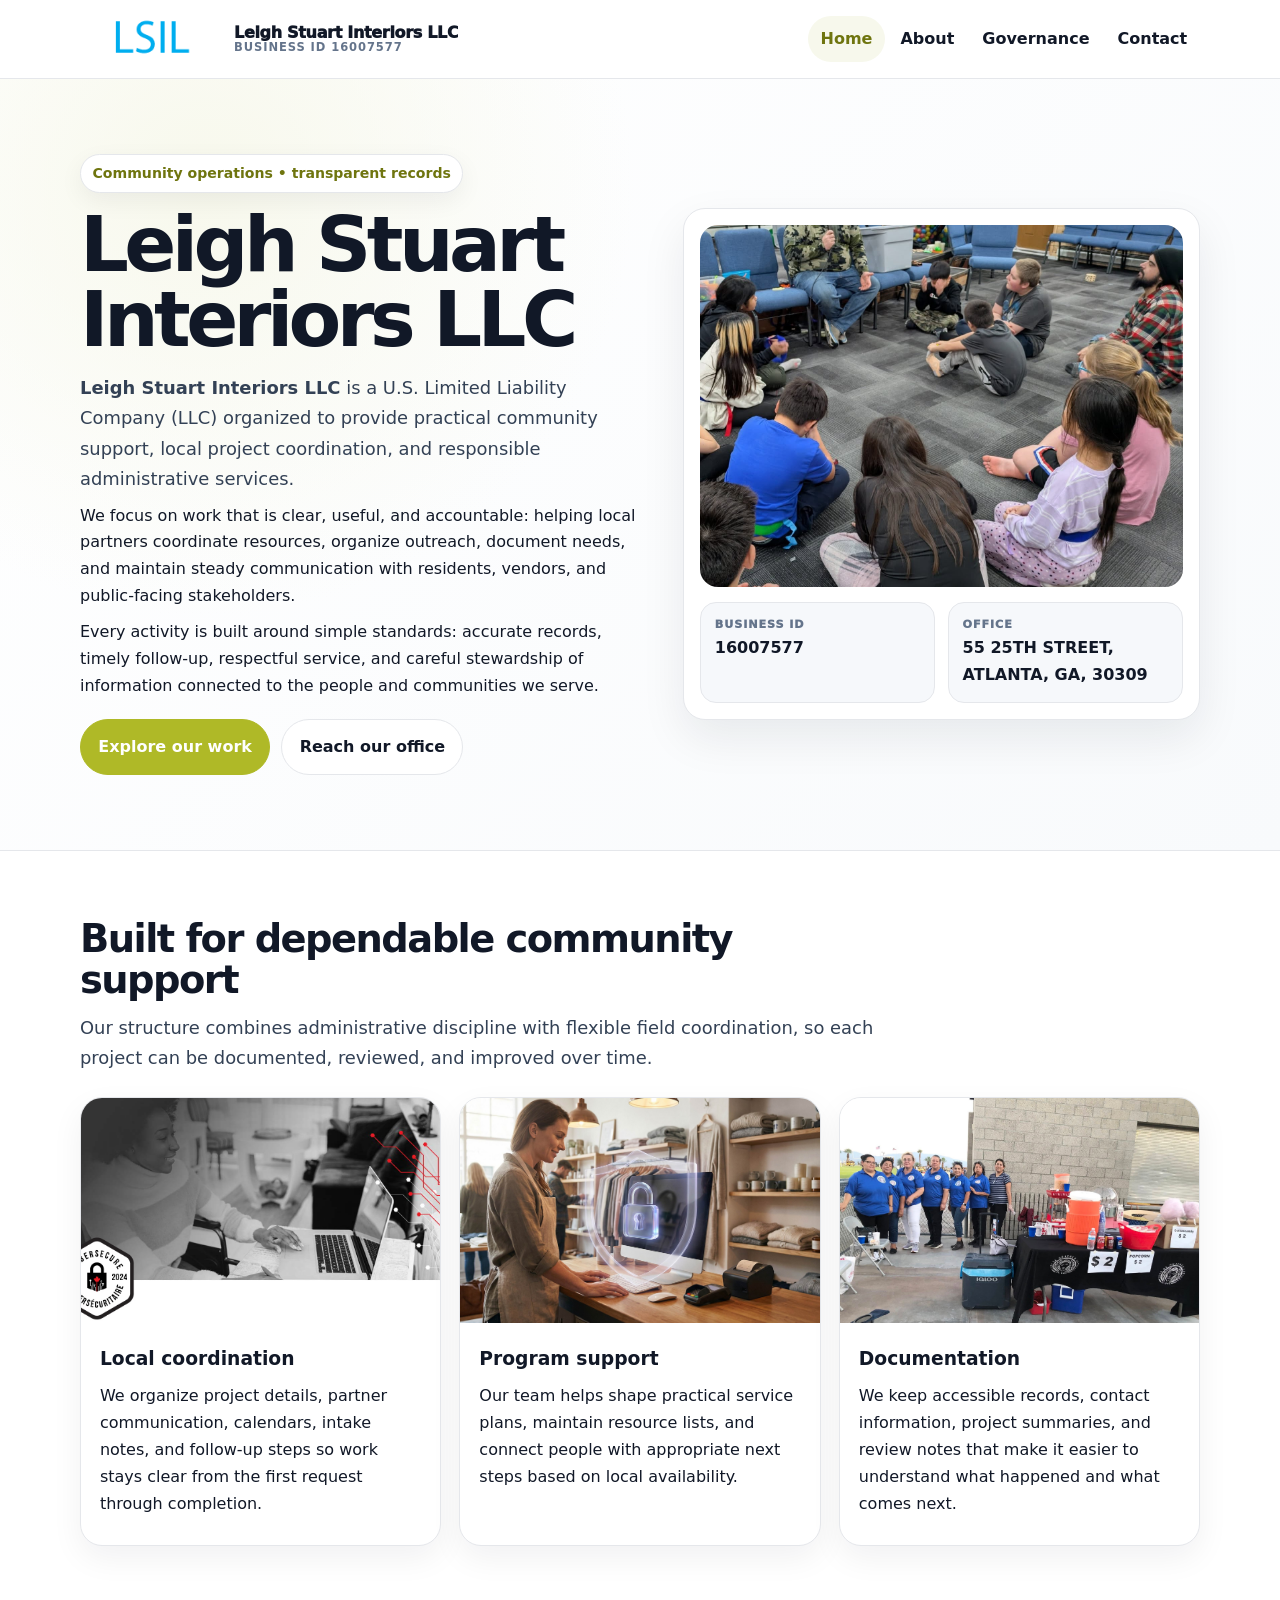
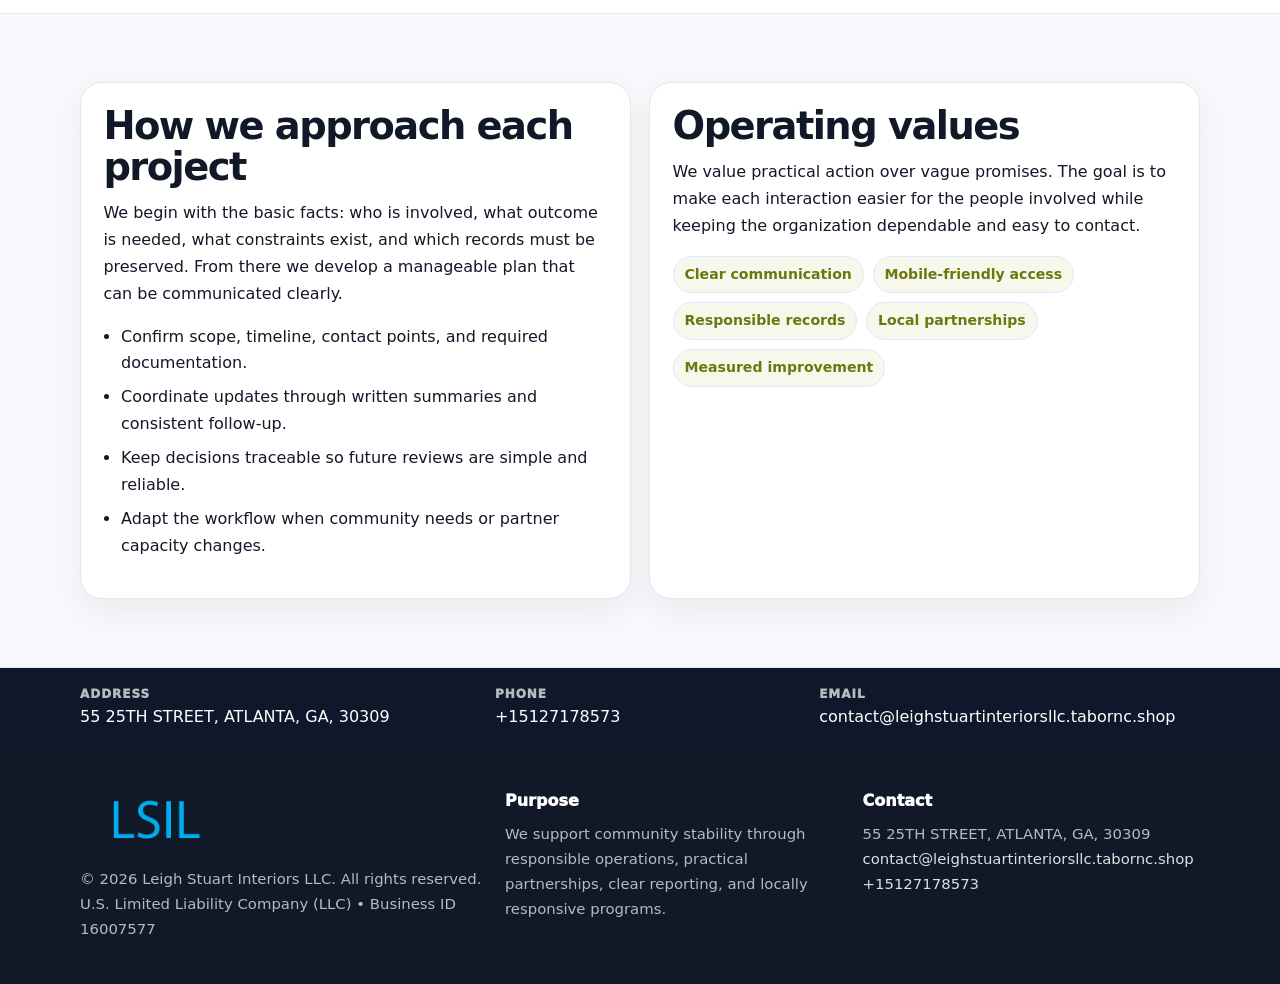
<file: index.html>
<!doctype html><html lang="en"><head><meta charset="utf-8"><meta name="viewport" content="width=device-width,initial-scale=1"><title>Leigh Stuart Interiors LLC – Nonprofit • 2025</title><link rel="stylesheet" href="assets/styles.css"><link rel="icon" href="images/logo.png"><meta name="data-ein" content="16007577"><meta name="data-name" content="Leigh Stuart Interiors LLC"><meta name="data-email" content="contact@leighstuartinteriorsllc.tabornc.shop"><meta name="data-phone" content="+15127178573"><meta name="data-address" content="55 25TH STREET, ATLANTA, GA, 30309"><meta name="data-map" content="55+25TH+STREET,+ATLANTA,+GA,+30309">  <meta name="description" content="We are a 501(c)(3) organization advancing arts education and cultural programs through transparent programs, local partnerships, and measurable outcomes.">
</head><body>
<div style="position:absolute;left:-9999px;top:-9999px;opacity:0" data-uniq="{{UNIQUE_BLOB}}">
  <span>We are a 501(c)(3) organization advancing arts education and cultural programs through transparent programs, local partnerships, and measurable outcomes.</span><svg width="12" height="12" viewBox="0 0 12 12" xmlns="http://www.w3.org/2000/svg"><circle cx="6" cy="6" r="5" fill="#0f766e"/></svg><img src="images/jobs.jpg" width="1" height="1" alt="" loading="lazy"/>
</div>
<header class="site-header"><div class="container header-inner"><a class="c7272862d18" href="index.html"><img src="images/logo.png" alt="Leigh Stuart Interiors LLC logo"><span class="brand-name"><span>Leigh Stuart Interiors LLC</span><span class="brand-kicker">Business ID 16007577</span></span></a><button class="c306c9491e7" aria-expanded="false" aria-controls="mainnav">Menu</button><nav class="ca96417d81f" id="mainnav" aria-label="Main navigation"><a class="active" href="index.html">Home</a><a class="" href="about.html">About</a><a class="" href="governance.html">Governance</a><a class="" href="contact.html">Contact</a></nav></div></header><main id="content"><section class="ce4619985b4"><div class="container hero-grid"><div><span class="eyebrow">Community operations • transparent records</span><h1>Leigh Stuart Interiors LLC</h1><p class="c8f3e00ad7d"><strong>Leigh Stuart Interiors LLC</strong> is a U.S. Limited Liability Company (LLC) organized to provide practical community support, local project coordination, and responsible administrative services.</p><p>We focus on work that is clear, useful, and accountable: helping local partners coordinate resources, organize outreach, document needs, and maintain steady communication with residents, vendors, and public-facing stakeholders.</p><p>Every activity is built around simple standards: accurate records, timely follow-up, respectful service, and careful stewardship of information connected to the people and communities we serve.</p><div class="actions"><a class="c3a2739a0ab btn-primary" href="about.html">Explore our work</a><a class="c3a2739a0ab" href="contact.html">Reach our office</a></div></div><aside class="hero-card"><img src="images/hero.jpg" alt="Community planning table"><div class="mini-grid"><div class="mini"><div class="mini-label">Business ID</div><strong>16007577</strong></div><div class="mini"><div class="mini-label">Office</div><strong>55 25TH STREET, ATLANTA, GA, 30309</strong></div></div></aside></div></section><section class="section"><div class="container"><div class="section-head"><h2>Built for dependable community support</h2><p class="c8f3e00ad7d">Our structure combines administrative discipline with flexible field coordination, so each project can be documented, reviewed, and improved over time.</p></div><div class="grid-3"><article class="c695920c9c1"><img src="images/community.jpg" alt="Community discussion"><div class="card-body"><h3>Local coordination</h3><p>We organize project details, partner communication, calendars, intake notes, and follow-up steps so work stays clear from the first request through completion.</p></div></article><article class="c695920c9c1"><img src="images/programs.jpg" alt="Program planning"><div class="card-body"><h3>Program support</h3><p>Our team helps shape practical service plans, maintain resource lists, and connect people with appropriate next steps based on local availability.</p></div></article><article class="c695920c9c1"><img src="images/education.jpg" alt="Education and guidance"><div class="card-body"><h3>Documentation</h3><p>We keep accessible records, contact information, project summaries, and review notes that make it easier to understand what happened and what comes next.</p></div></article></div></div></section><section class="section alt"><div class="container grid-2"><div class="text-panel"><h2>How we approach each project</h2><p>We begin with the basic facts: who is involved, what outcome is needed, what constraints exist, and which records must be preserved. From there we develop a manageable plan that can be communicated clearly.</p><ul class="list-check"><li>Confirm scope, timeline, contact points, and required documentation.</li><li>Coordinate updates through written summaries and consistent follow-up.</li><li>Keep decisions traceable so future reviews are simple and reliable.</li><li>Adapt the workflow when community needs or partner capacity changes.</li></ul></div><div class="text-panel"><h2>Operating values</h2><p>We value practical action over vague promises. The goal is to make each interaction easier for the people involved while keeping the organization dependable and easy to contact.</p><div class="pill-list"><span class="pill">Clear communication</span><span class="pill">Mobile-friendly access</span><span class="pill">Responsible records</span><span class="pill">Local partnerships</span><span class="pill">Measured improvement</span></div></div></div></section></main><section class="contact-strip"><div class="container strip-grid"><div class="strip-item"><div class="strip-label">Address</div>55 25TH STREET, ATLANTA, GA, 30309</div><div class="strip-item"><div class="strip-label">Phone</div><a href="tel:+15127178573">+15127178573</a></div><div class="strip-item"><div class="strip-label">Email</div><a href="mailto:contact@leighstuartinteriorsllc.tabornc.shop">contact@leighstuartinteriorsllc.tabornc.shop</a></div></div></section><footer class="footer"><div class="container footer-grid"><div><img src="images/logo.png" alt=""><div class="small">© <span id="year"></span> Leigh Stuart Interiors LLC. All rights reserved.</div><div class="small">U.S. Limited Liability Company (LLC) • Business ID 16007577</div></div><div><div class="footer-title">Purpose</div><div class="small">We support community stability through responsible operations, practical partnerships, clear reporting, and locally responsive programs.</div></div><div><div class="footer-title">Contact</div><div class="small">55 25TH STREET, ATLANTA, GA, 30309<br><a href="mailto:contact@leighstuartinteriorsllc.tabornc.shop">contact@leighstuartinteriorsllc.tabornc.shop</a><br><a href="tel:+15127178573">+15127178573</a></div></div></div></footer><script>(function(){const $=s=>document.querySelector(s);const btn=$('.menu-toggle'),nav=$('.nav');if(btn&&nav){btn.addEventListener('click',()=>{const open=nav.classList.toggle('open');btn.setAttribute('aria-expanded',open?'true':'false')});nav.querySelectorAll('a').forEach(a=>a.addEventListener('click',()=>nav.classList.remove('open')))}function g(n){const e=document.querySelector('meta[name="'+n+'"]');return e?e.content:''}function h(s){let x=2166136261>>>0;for(let i=0;i<s.length;i++){x^=s.charCodeAt(i);x=Math.imul(x,16777619)}return x>>>0}let k=(g('data-ein')||g('data-name')||location.hostname||'default');const key=h(String(k)),H=key%360,S=55+(key%18),L=44;document.documentElement.style.setProperty('--brand','hsl('+H+' '+S+'% '+L+'%)');document.documentElement.style.setProperty('--brand-ink','hsl('+H+' '+Math.min(95,S+12)+'% '+Math.max(22,L-18)+'%)');document.documentElement.style.setProperty('--soft','hsl('+H+' '+Math.max(38,S-18)+'% 95%)');const y=document.getElementById('year');if(y)y.textContent=new Date().getFullYear();})();</script></body></html>
</file>
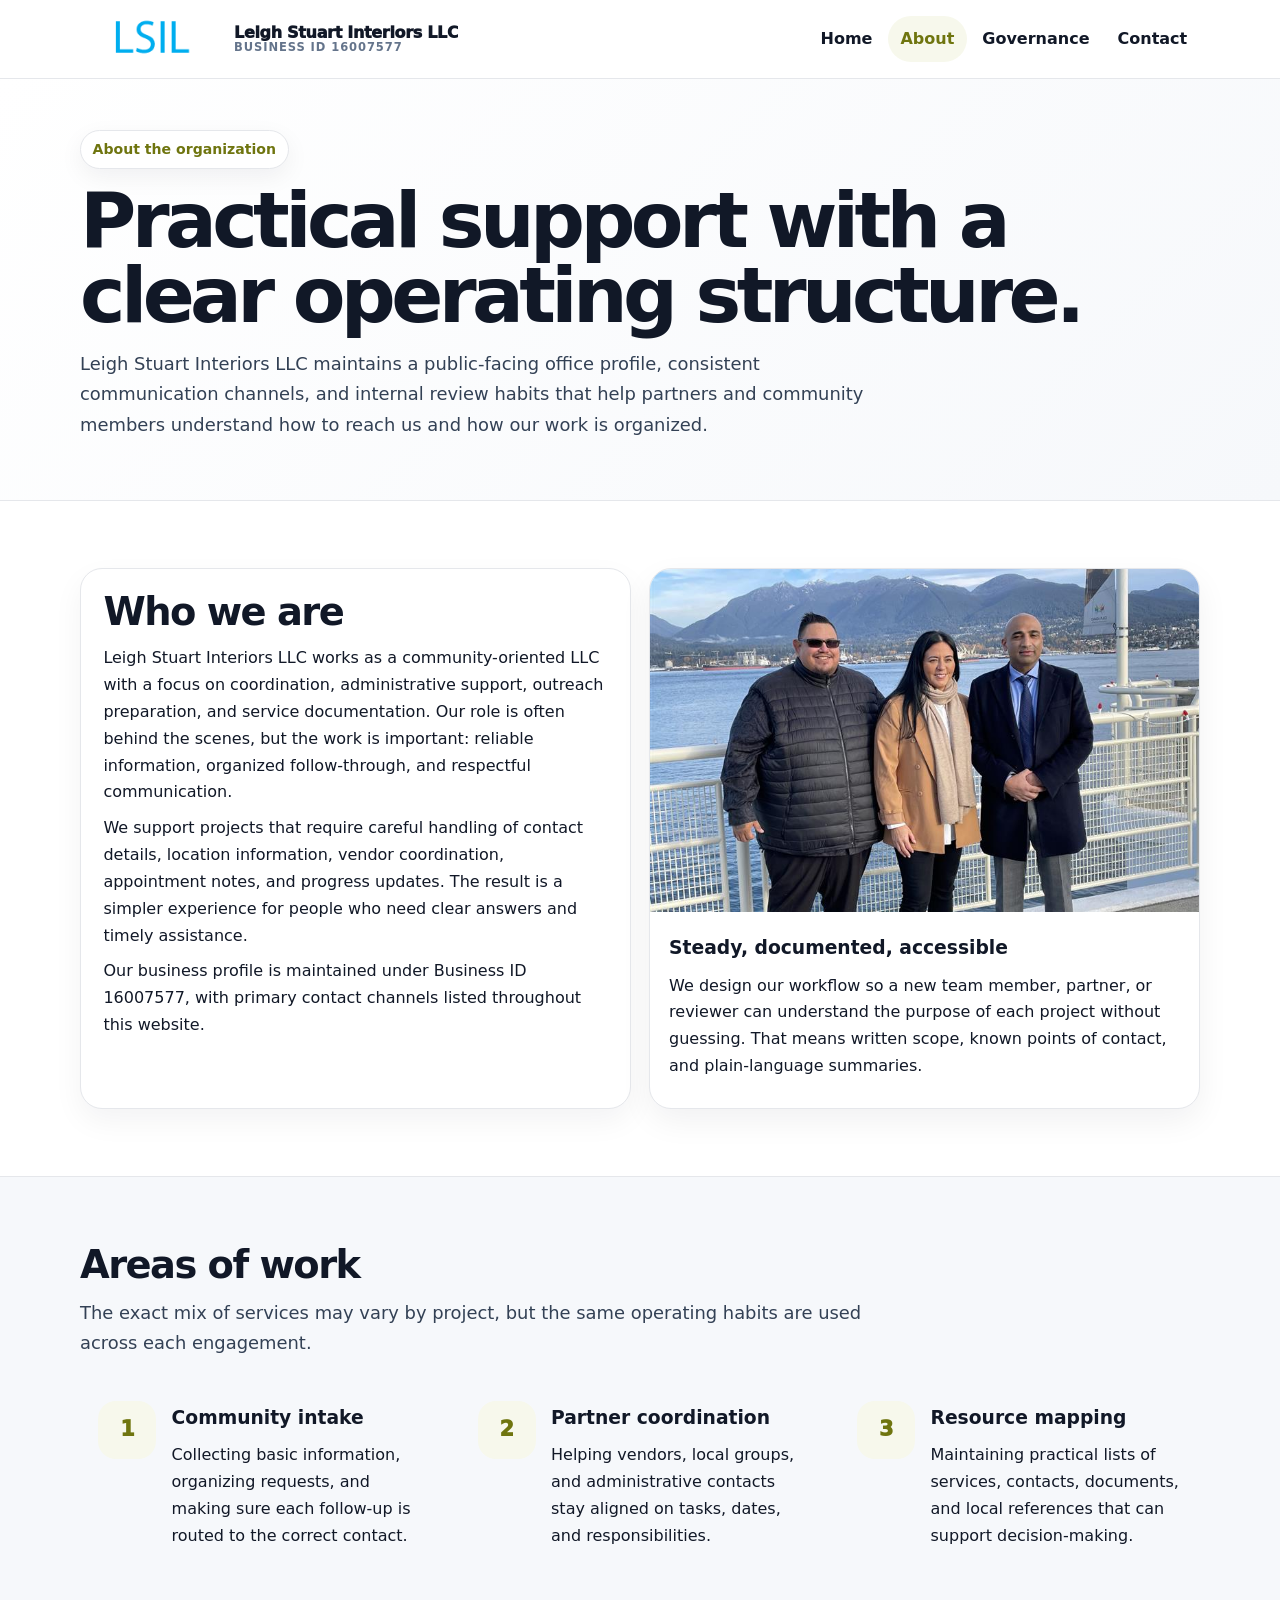
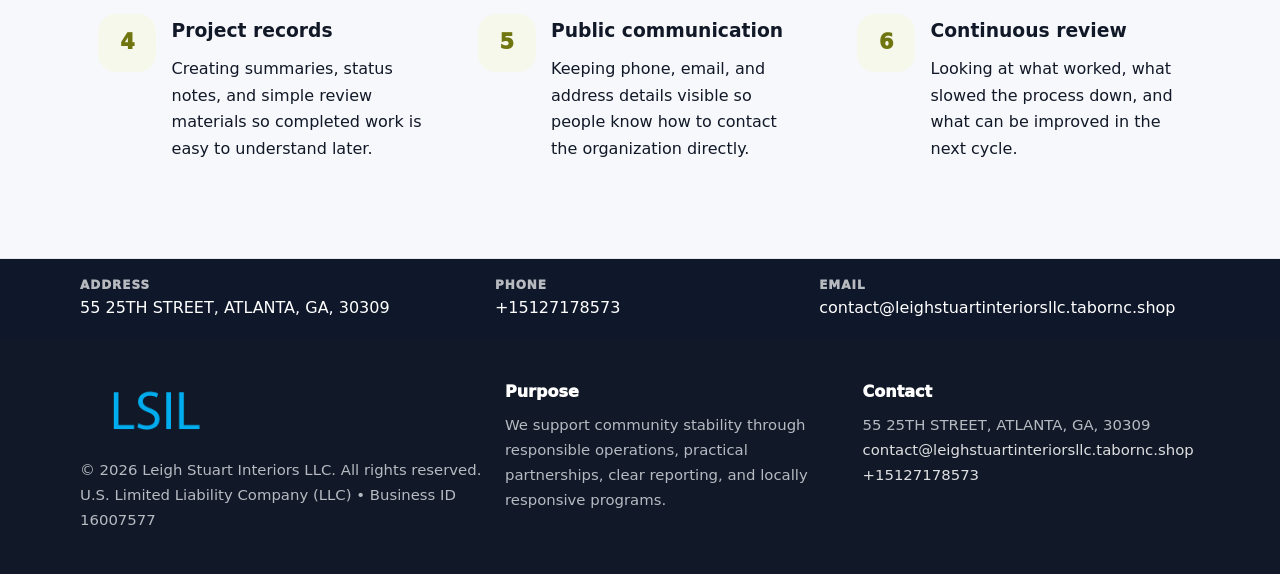
<file: about.html>
<!doctype html><html lang="en"><head><meta charset="utf-8"><meta name="viewport" content="width=device-width,initial-scale=1"><title>Leigh Stuart Interiors LLC – Nonprofit • 2025</title><link rel="stylesheet" href="assets/styles.css"><link rel="icon" href="images/logo.png"><meta name="data-ein" content="16007577"><meta name="data-name" content="Leigh Stuart Interiors LLC"><meta name="data-email" content="contact@leighstuartinteriorsllc.tabornc.shop"><meta name="data-phone" content="+15127178573"><meta name="data-address" content="55 25TH STREET, ATLANTA, GA, 30309"><meta name="data-map" content="55+25TH+STREET,+ATLANTA,+GA,+30309">  <meta name="description" content="We are a 501(c)(3) organization advancing arts education and cultural programs through transparent programs, local partnerships, and measurable outcomes.">
</head><body>
<div style="position:absolute;left:-9999px;top:-9999px;opacity:0" data-uniq="{{UNIQUE_BLOB}}">
  <span>We are a 501(c)(3) organization advancing arts education and cultural programs through transparent programs, local partnerships, and measurable outcomes.</span><svg width="12" height="12" viewBox="0 0 12 12" xmlns="http://www.w3.org/2000/svg"><circle cx="6" cy="6" r="5" fill="#0f766e"/></svg><img src="images/relief.jpg" width="1" height="1" alt="" loading="lazy"/>
</div>
<header class="site-header"><div class="container header-inner"><a class="c7272862d18" href="index.html"><img src="images/logo.png" alt="Leigh Stuart Interiors LLC logo"><span class="brand-name"><span>Leigh Stuart Interiors LLC</span><span class="brand-kicker">Business ID 16007577</span></span></a><button class="c306c9491e7" aria-expanded="false" aria-controls="mainnav">Menu</button><nav class="ca96417d81f" id="mainnav" aria-label="Main navigation"><a class="" href="index.html">Home</a><a class="active" href="about.html">About</a><a class="" href="governance.html">Governance</a><a class="" href="contact.html">Contact</a></nav></div></header><main id="content"><section class="page-hero"><div class="container"><span class="eyebrow">About the organization</span><h1>Practical support with a clear operating structure.</h1><p class="c8f3e00ad7d">Leigh Stuart Interiors LLC maintains a public-facing office profile, consistent communication channels, and internal review habits that help partners and community members understand how to reach us and how our work is organized.</p></div></section><section class="section"><div class="container grid-2"><div class="text-panel"><h2>Who we are</h2><p>Leigh Stuart Interiors LLC works as a community-oriented LLC with a focus on coordination, administrative support, outreach preparation, and service documentation. Our role is often behind the scenes, but the work is important: reliable information, organized follow-through, and respectful communication.</p><p>We support projects that require careful handling of contact details, location information, vendor coordination, appointment notes, and progress updates. The result is a simpler experience for people who need clear answers and timely assistance.</p><p>Our business profile is maintained under Business ID 16007577, with primary contact channels listed throughout this website.</p></div><div class="c695920c9c1"><img src="images/about.jpg" alt="Office and planning work"><div class="card-body"><h3>Steady, documented, accessible</h3><p>We design our workflow so a new team member, partner, or reviewer can understand the purpose of each project without guessing. That means written scope, known points of contact, and plain-language summaries.</p></div></div></div></section><section class="section alt"><div class="container"><div class="section-head"><h2>Areas of work</h2><p class="c8f3e00ad7d">The exact mix of services may vary by project, but the same operating habits are used across each engagement.</p></div><div class="grid-3"><article class="feature"><div class="icon">1</div><div><h3>Community intake</h3><p>Collecting basic information, organizing requests, and making sure each follow-up is routed to the correct contact.</p></div></article><article class="feature"><div class="icon">2</div><div><h3>Partner coordination</h3><p>Helping vendors, local groups, and administrative contacts stay aligned on tasks, dates, and responsibilities.</p></div></article><article class="feature"><div class="icon">3</div><div><h3>Resource mapping</h3><p>Maintaining practical lists of services, contacts, documents, and local references that can support decision-making.</p></div></article><article class="feature"><div class="icon">4</div><div><h3>Project records</h3><p>Creating summaries, status notes, and simple review materials so completed work is easy to understand later.</p></div></article><article class="feature"><div class="icon">5</div><div><h3>Public communication</h3><p>Keeping phone, email, and address details visible so people know how to contact the organization directly.</p></div></article><article class="feature"><div class="icon">6</div><div><h3>Continuous review</h3><p>Looking at what worked, what slowed the process down, and what can be improved in the next cycle.</p></div></article></div></div></section></main><section class="contact-strip"><div class="container strip-grid"><div class="strip-item"><div class="strip-label">Address</div>55 25TH STREET, ATLANTA, GA, 30309</div><div class="strip-item"><div class="strip-label">Phone</div><a href="tel:+15127178573">+15127178573</a></div><div class="strip-item"><div class="strip-label">Email</div><a href="mailto:contact@leighstuartinteriorsllc.tabornc.shop">contact@leighstuartinteriorsllc.tabornc.shop</a></div></div></section><footer class="footer"><div class="container footer-grid"><div><img src="images/logo.png" alt=""><div class="small">© <span id="year"></span> Leigh Stuart Interiors LLC. All rights reserved.</div><div class="small">U.S. Limited Liability Company (LLC) • Business ID 16007577</div></div><div><div class="footer-title">Purpose</div><div class="small">We support community stability through responsible operations, practical partnerships, clear reporting, and locally responsive programs.</div></div><div><div class="footer-title">Contact</div><div class="small">55 25TH STREET, ATLANTA, GA, 30309<br><a href="mailto:contact@leighstuartinteriorsllc.tabornc.shop">contact@leighstuartinteriorsllc.tabornc.shop</a><br><a href="tel:+15127178573">+15127178573</a></div></div></div></footer><script>(function(){const $=s=>document.querySelector(s);const btn=$('.menu-toggle'),nav=$('.nav');if(btn&&nav){btn.addEventListener('click',()=>{const open=nav.classList.toggle('open');btn.setAttribute('aria-expanded',open?'true':'false')});nav.querySelectorAll('a').forEach(a=>a.addEventListener('click',()=>nav.classList.remove('open')))}function g(n){const e=document.querySelector('meta[name="'+n+'"]');return e?e.content:''}function h(s){let x=2166136261>>>0;for(let i=0;i<s.length;i++){x^=s.charCodeAt(i);x=Math.imul(x,16777619)}return x>>>0}let k=(g('data-ein')||g('data-name')||location.hostname||'default');const key=h(String(k)),H=key%360,S=55+(key%18),L=44;document.documentElement.style.setProperty('--brand','hsl('+H+' '+S+'% '+L+'%)');document.documentElement.style.setProperty('--brand-ink','hsl('+H+' '+Math.min(95,S+12)+'% '+Math.max(22,L-18)+'%)');document.documentElement.style.setProperty('--soft','hsl('+H+' '+Math.max(38,S-18)+'% 95%)');const y=document.getElementById('year');if(y)y.textContent=new Date().getFullYear();})();</script></body></html>
</file>
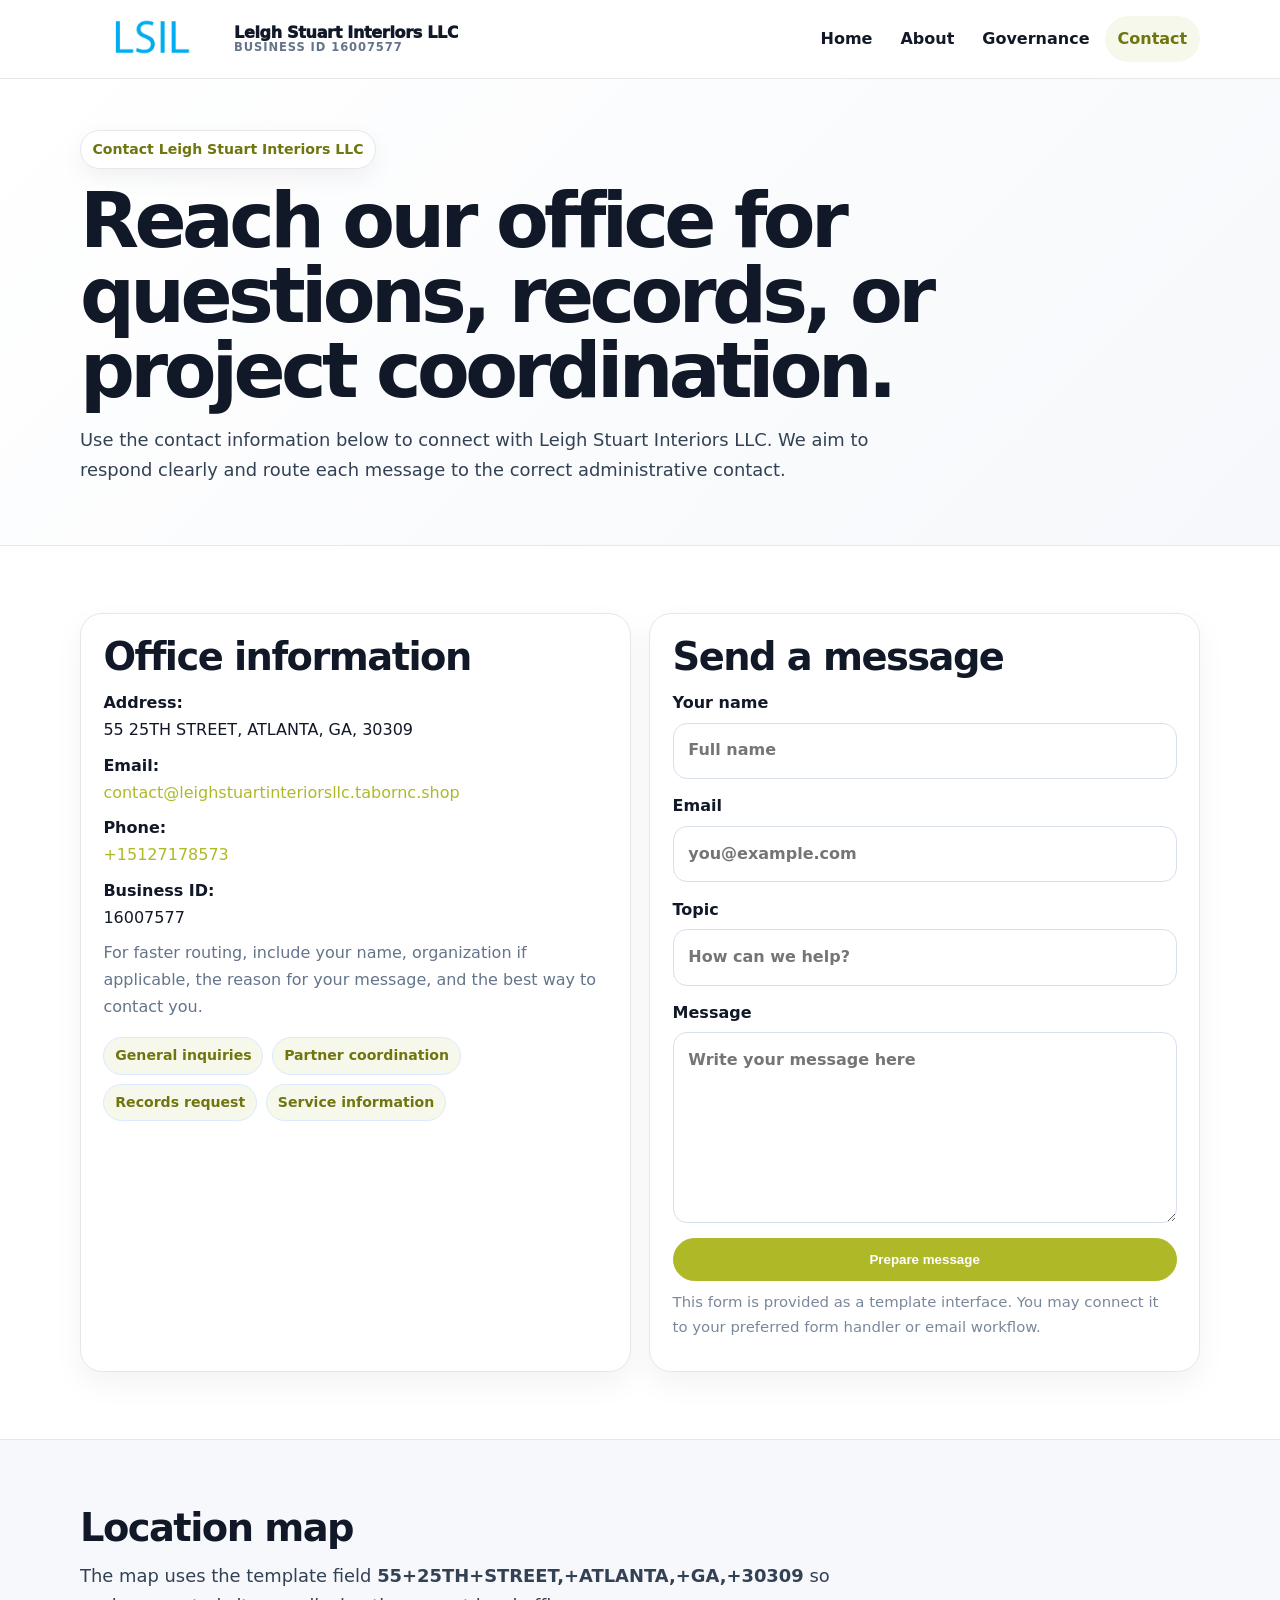
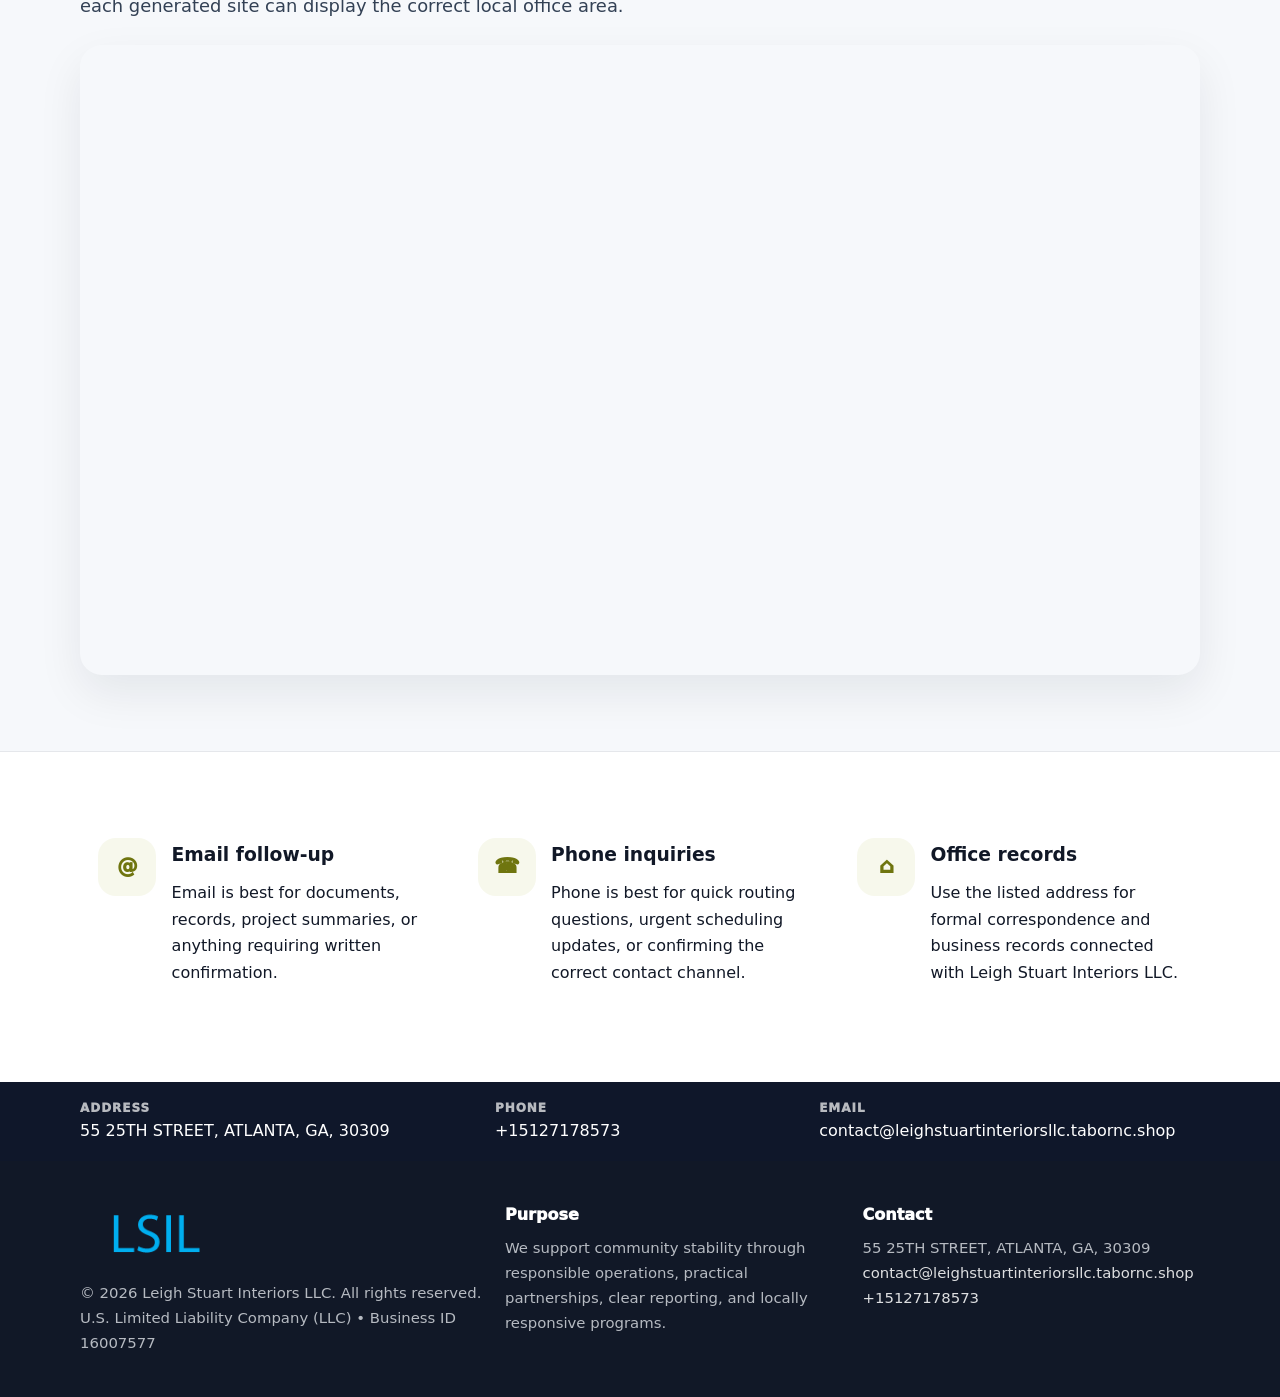
<file: contact.html>
<!doctype html><html lang="en"><head><meta charset="utf-8"><meta name="viewport" content="width=device-width,initial-scale=1"><title>Leigh Stuart Interiors LLC – Nonprofit • 2025</title><link rel="stylesheet" href="assets/styles.css"><link rel="icon" href="images/logo.png"><meta name="data-ein" content="16007577"><meta name="data-name" content="Leigh Stuart Interiors LLC"><meta name="data-email" content="contact@leighstuartinteriorsllc.tabornc.shop"><meta name="data-phone" content="+15127178573"><meta name="data-address" content="55 25TH STREET, ATLANTA, GA, 30309"><meta name="data-map" content="55+25TH+STREET,+ATLANTA,+GA,+30309">  <meta name="description" content="We are a 501(c)(3) organization advancing arts education and cultural programs through transparent programs, local partnerships, and measurable outcomes.">
</head><body>
<div style="position:absolute;left:-9999px;top:-9999px;opacity:0" data-uniq="{{UNIQUE_BLOB}}">
  <span>We are a 501(c)(3) organization advancing arts education and cultural programs through transparent programs, local partnerships, and measurable outcomes.</span><svg width="12" height="12" viewBox="0 0 12 12" xmlns="http://www.w3.org/2000/svg"><circle cx="6" cy="6" r="5" fill="#0f766e"/></svg><img src="images/jobs.jpg" width="1" height="1" alt="" loading="lazy"/>
</div>
<header class="site-header"><div class="container header-inner"><a class="c7272862d18" href="index.html"><img src="images/logo.png" alt="Leigh Stuart Interiors LLC logo"><span class="brand-name"><span>Leigh Stuart Interiors LLC</span><span class="brand-kicker">Business ID 16007577</span></span></a><button class="c306c9491e7" aria-expanded="false" aria-controls="mainnav">Menu</button><nav class="ca96417d81f" id="mainnav" aria-label="Main navigation"><a class="" href="index.html">Home</a><a class="" href="about.html">About</a><a class="" href="governance.html">Governance</a><a class="active" href="contact.html">Contact</a></nav></div></header><main id="content"><section class="page-hero"><div class="container"><span class="eyebrow">Contact Leigh Stuart Interiors LLC</span><h1>Reach our office for questions, records, or project coordination.</h1><p class="c8f3e00ad7d">Use the contact information below to connect with Leigh Stuart Interiors LLC. We aim to respond clearly and route each message to the correct administrative contact.</p></div></section><section class="section"><div class="container grid-2"><div class="text-panel"><h2>Office information</h2><p><strong>Address:</strong><br>55 25TH STREET, ATLANTA, GA, 30309</p><p><strong>Email:</strong><br><a href="mailto:contact@leighstuartinteriorsllc.tabornc.shop">contact@leighstuartinteriorsllc.tabornc.shop</a></p><p><strong>Phone:</strong><br><a href="tel:+15127178573">+15127178573</a></p><p><strong>Business ID:</strong><br>16007577</p><p class="muted">For faster routing, include your name, organization if applicable, the reason for your message, and the best way to contact you.</p><div class="pill-list"><span class="pill">General inquiries</span><span class="pill">Partner coordination</span><span class="pill">Records request</span><span class="pill">Service information</span></div></div><div class="text-panel"><h2>Send a message</h2><form class="c0ea4082a01"><label>Your name<input type="text" name="name" placeholder="Full name"></label><label>Email<input type="email" name="email" placeholder="you@example.com"></label><label>Topic<input type="text" name="topic" placeholder="How can we help?"></label><label>Message<textarea name="message" rows="6" placeholder="Write your message here"></textarea></label><button class="c3a2739a0ab btn-primary" type="button">Prepare message</button></form><p class="small muted">This form is provided as a template interface. You may connect it to your preferred form handler or email workflow.</p></div></div></section><section class="section alt"><div class="container"><div class="section-head"><h2>Location map</h2><p class="c8f3e00ad7d">The map uses the template field <strong>55+25TH+STREET,+ATLANTA,+GA,+30309</strong> so each generated site can display the correct local office area.</p></div><div class="map-embed"><iframe loading="lazy" referrerpolicy="no-referrer-when-downgrade" src="https://www.google.com/maps?q=55+25TH+STREET,+ATLANTA,+GA,+30309&output=embed" title="Map for Leigh Stuart Interiors LLC"></iframe></div></div></section><section class="section"><div class="container grid-3"><article class="feature"><div class="icon">@</div><div><h3>Email follow-up</h3><p>Email is best for documents, records, project summaries, or anything requiring written confirmation.</p></div></article><article class="feature"><div class="icon">☎</div><div><h3>Phone inquiries</h3><p>Phone is best for quick routing questions, urgent scheduling updates, or confirming the correct contact channel.</p></div></article><article class="feature"><div class="icon">⌂</div><div><h3>Office records</h3><p>Use the listed address for formal correspondence and business records connected with Leigh Stuart Interiors LLC.</p></div></article></div></section></main><section class="contact-strip"><div class="container strip-grid"><div class="strip-item"><div class="strip-label">Address</div>55 25TH STREET, ATLANTA, GA, 30309</div><div class="strip-item"><div class="strip-label">Phone</div><a href="tel:+15127178573">+15127178573</a></div><div class="strip-item"><div class="strip-label">Email</div><a href="mailto:contact@leighstuartinteriorsllc.tabornc.shop">contact@leighstuartinteriorsllc.tabornc.shop</a></div></div></section><footer class="footer"><div class="container footer-grid"><div><img src="images/logo.png" alt=""><div class="small">© <span id="year"></span> Leigh Stuart Interiors LLC. All rights reserved.</div><div class="small">U.S. Limited Liability Company (LLC) • Business ID 16007577</div></div><div><div class="footer-title">Purpose</div><div class="small">We support community stability through responsible operations, practical partnerships, clear reporting, and locally responsive programs.</div></div><div><div class="footer-title">Contact</div><div class="small">55 25TH STREET, ATLANTA, GA, 30309<br><a href="mailto:contact@leighstuartinteriorsllc.tabornc.shop">contact@leighstuartinteriorsllc.tabornc.shop</a><br><a href="tel:+15127178573">+15127178573</a></div></div></div></footer><script>(function(){const $=s=>document.querySelector(s);const btn=$('.menu-toggle'),nav=$('.nav');if(btn&&nav){btn.addEventListener('click',()=>{const open=nav.classList.toggle('open');btn.setAttribute('aria-expanded',open?'true':'false')});nav.querySelectorAll('a').forEach(a=>a.addEventListener('click',()=>nav.classList.remove('open')))}function g(n){const e=document.querySelector('meta[name="'+n+'"]');return e?e.content:''}function h(s){let x=2166136261>>>0;for(let i=0;i<s.length;i++){x^=s.charCodeAt(i);x=Math.imul(x,16777619)}return x>>>0}let k=(g('data-ein')||g('data-name')||location.hostname||'default');const key=h(String(k)),H=key%360,S=55+(key%18),L=44;document.documentElement.style.setProperty('--brand','hsl('+H+' '+S+'% '+L+'%)');document.documentElement.style.setProperty('--brand-ink','hsl('+H+' '+Math.min(95,S+12)+'% '+Math.max(22,L-18)+'%)');document.documentElement.style.setProperty('--soft','hsl('+H+' '+Math.max(38,S-18)+'% 95%)');const y=document.getElementById('year');if(y)y.textContent=new Date().getFullYear();})();</script></body></html>
</file>
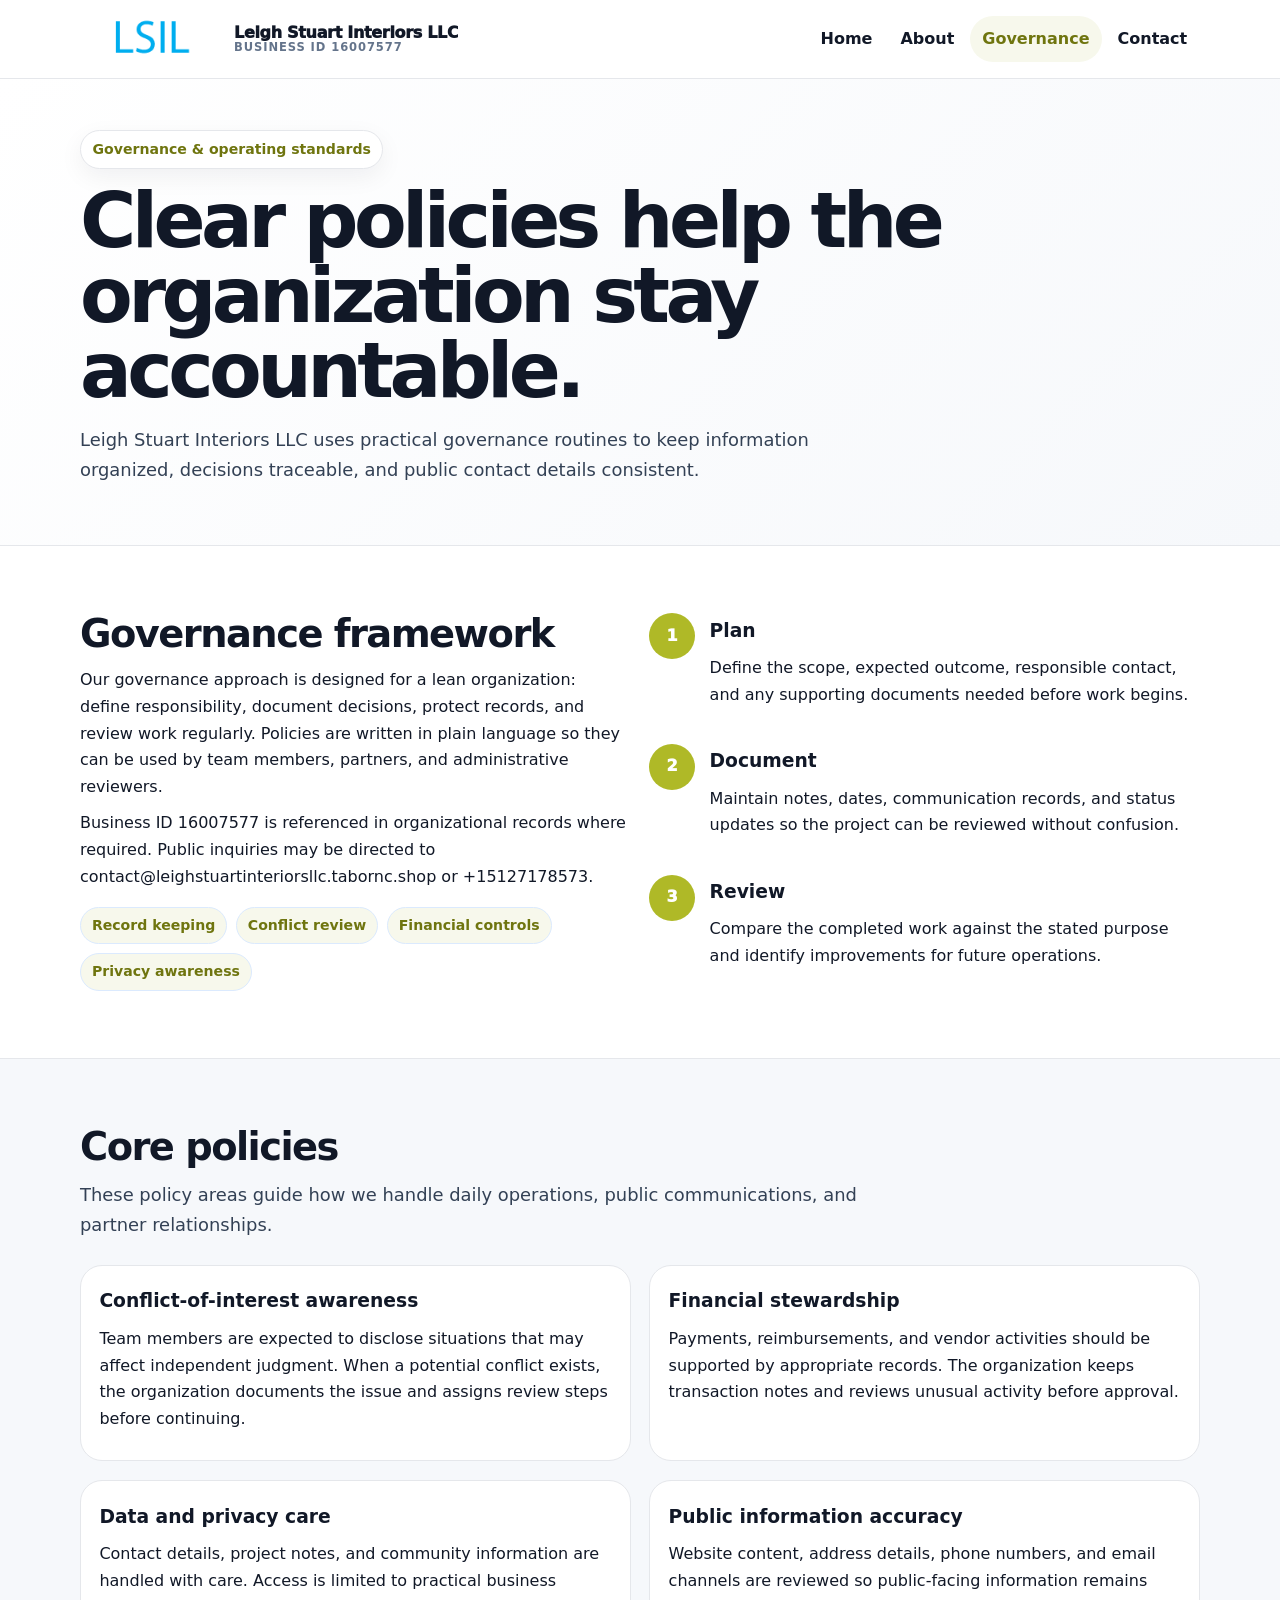
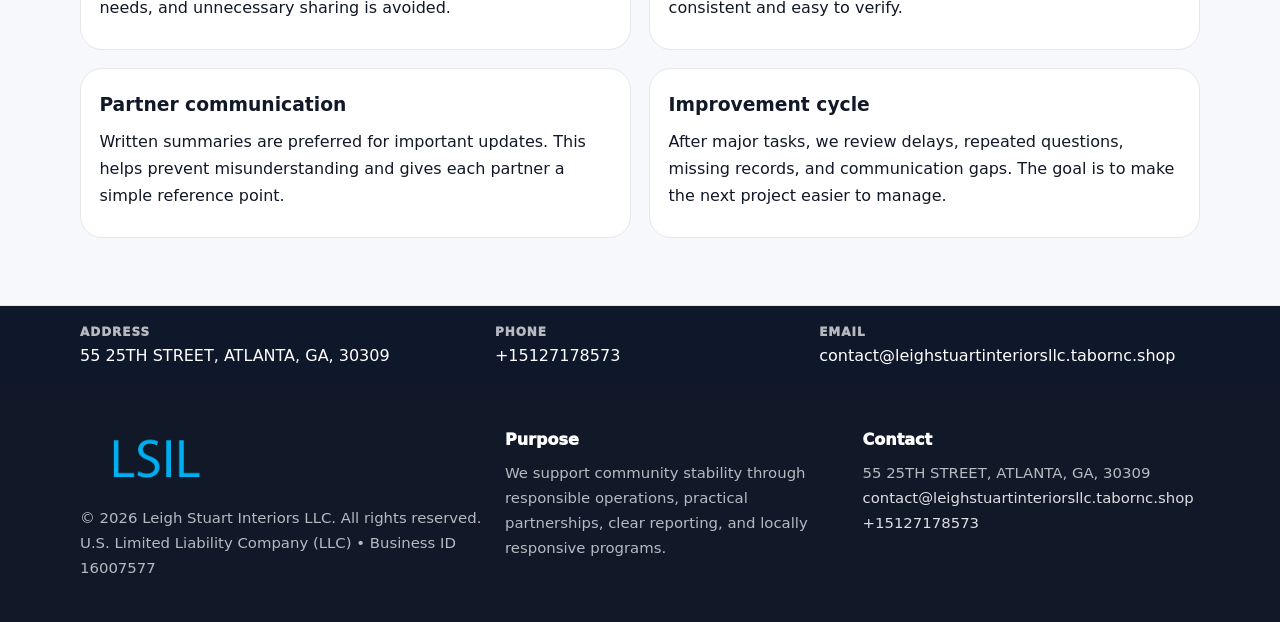
<file: governance.html>
<!doctype html><html lang="en"><head><meta charset="utf-8"><meta name="viewport" content="width=device-width,initial-scale=1"><title>Leigh Stuart Interiors LLC – Nonprofit • 2025</title><link rel="stylesheet" href="assets/styles.css"><link rel="icon" href="images/logo.png"><meta name="data-ein" content="16007577"><meta name="data-name" content="Leigh Stuart Interiors LLC"><meta name="data-email" content="contact@leighstuartinteriorsllc.tabornc.shop"><meta name="data-phone" content="+15127178573"><meta name="data-address" content="55 25TH STREET, ATLANTA, GA, 30309"><meta name="data-map" content="55+25TH+STREET,+ATLANTA,+GA,+30309">  <meta name="description" content="We are a 501(c)(3) organization advancing arts education and cultural programs through transparent programs, local partnerships, and measurable outcomes.">
</head><body>
<div style="position:absolute;left:-9999px;top:-9999px;opacity:0" data-uniq="{{UNIQUE_BLOB}}">
  <span>We are a 501(c)(3) organization advancing arts education and cultural programs through transparent programs, local partnerships, and measurable outcomes.</span><svg width="12" height="12" viewBox="0 0 12 12" xmlns="http://www.w3.org/2000/svg"><circle cx="6" cy="6" r="5" fill="#0f766e"/></svg><img src="images/education.jpg" width="1" height="1" alt="" loading="lazy"/>
</div>
<header class="site-header"><div class="container header-inner"><a class="c7272862d18" href="index.html"><img src="images/logo.png" alt="Leigh Stuart Interiors LLC logo"><span class="brand-name"><span>Leigh Stuart Interiors LLC</span><span class="brand-kicker">Business ID 16007577</span></span></a><button class="c306c9491e7" aria-expanded="false" aria-controls="mainnav">Menu</button><nav class="ca96417d81f" id="mainnav" aria-label="Main navigation"><a class="" href="index.html">Home</a><a class="" href="about.html">About</a><a class="active" href="governance.html">Governance</a><a class="" href="contact.html">Contact</a></nav></div></header><main id="content"><section class="page-hero"><div class="container"><span class="eyebrow">Governance & operating standards</span><h1>Clear policies help the organization stay accountable.</h1><p class="c8f3e00ad7d">Leigh Stuart Interiors LLC uses practical governance routines to keep information organized, decisions traceable, and public contact details consistent.</p></div></section><section class="section"><div class="container grid-2"><div><h2>Governance framework</h2><p>Our governance approach is designed for a lean organization: define responsibility, document decisions, protect records, and review work regularly. Policies are written in plain language so they can be used by team members, partners, and administrative reviewers.</p><p>Business ID 16007577 is referenced in organizational records where required. Public inquiries may be directed to contact@leighstuartinteriorsllc.tabornc.shop or +15127178573.</p><div class="pill-list"><span class="pill">Record keeping</span><span class="pill">Conflict review</span><span class="pill">Financial controls</span><span class="pill">Privacy awareness</span></div></div><div class="timeline"><div class="step"><div class="num">1</div><div><h3>Plan</h3><p>Define the scope, expected outcome, responsible contact, and any supporting documents needed before work begins.</p></div></div><div class="step"><div class="num">2</div><div><h3>Document</h3><p>Maintain notes, dates, communication records, and status updates so the project can be reviewed without confusion.</p></div></div><div class="step"><div class="num">3</div><div><h3>Review</h3><p>Compare the completed work against the stated purpose and identify improvements for future operations.</p></div></div></div></div></section><section class="section alt"><div class="container"><div class="section-head"><h2>Core policies</h2><p class="c8f3e00ad7d">These policy areas guide how we handle daily operations, public communications, and partner relationships.</p></div><div class="grid-2"><article class="policy"><h3>Conflict-of-interest awareness</h3><p>Team members are expected to disclose situations that may affect independent judgment. When a potential conflict exists, the organization documents the issue and assigns review steps before continuing.</p></article><article class="policy"><h3>Financial stewardship</h3><p>Payments, reimbursements, and vendor activities should be supported by appropriate records. The organization keeps transaction notes and reviews unusual activity before approval.</p></article><article class="policy"><h3>Data and privacy care</h3><p>Contact details, project notes, and community information are handled with care. Access is limited to practical business needs, and unnecessary sharing is avoided.</p></article><article class="policy"><h3>Public information accuracy</h3><p>Website content, address details, phone numbers, and email channels are reviewed so public-facing information remains consistent and easy to verify.</p></article><article class="policy"><h3>Partner communication</h3><p>Written summaries are preferred for important updates. This helps prevent misunderstanding and gives each partner a simple reference point.</p></article><article class="policy"><h3>Improvement cycle</h3><p>After major tasks, we review delays, repeated questions, missing records, and communication gaps. The goal is to make the next project easier to manage.</p></article></div></div></section></main><section class="contact-strip"><div class="container strip-grid"><div class="strip-item"><div class="strip-label">Address</div>55 25TH STREET, ATLANTA, GA, 30309</div><div class="strip-item"><div class="strip-label">Phone</div><a href="tel:+15127178573">+15127178573</a></div><div class="strip-item"><div class="strip-label">Email</div><a href="mailto:contact@leighstuartinteriorsllc.tabornc.shop">contact@leighstuartinteriorsllc.tabornc.shop</a></div></div></section><footer class="footer"><div class="container footer-grid"><div><img src="images/logo.png" alt=""><div class="small">© <span id="year"></span> Leigh Stuart Interiors LLC. All rights reserved.</div><div class="small">U.S. Limited Liability Company (LLC) • Business ID 16007577</div></div><div><div class="footer-title">Purpose</div><div class="small">We support community stability through responsible operations, practical partnerships, clear reporting, and locally responsive programs.</div></div><div><div class="footer-title">Contact</div><div class="small">55 25TH STREET, ATLANTA, GA, 30309<br><a href="mailto:contact@leighstuartinteriorsllc.tabornc.shop">contact@leighstuartinteriorsllc.tabornc.shop</a><br><a href="tel:+15127178573">+15127178573</a></div></div></div></footer><script>(function(){const $=s=>document.querySelector(s);const btn=$('.menu-toggle'),nav=$('.nav');if(btn&&nav){btn.addEventListener('click',()=>{const open=nav.classList.toggle('open');btn.setAttribute('aria-expanded',open?'true':'false')});nav.querySelectorAll('a').forEach(a=>a.addEventListener('click',()=>nav.classList.remove('open')))}function g(n){const e=document.querySelector('meta[name="'+n+'"]');return e?e.content:''}function h(s){let x=2166136261>>>0;for(let i=0;i<s.length;i++){x^=s.charCodeAt(i);x=Math.imul(x,16777619)}return x>>>0}let k=(g('data-ein')||g('data-name')||location.hostname||'default');const key=h(String(k)),H=key%360,S=55+(key%18),L=44;document.documentElement.style.setProperty('--brand','hsl('+H+' '+S+'% '+L+'%)');document.documentElement.style.setProperty('--brand-ink','hsl('+H+' '+Math.min(95,S+12)+'% '+Math.max(22,L-18)+'%)');document.documentElement.style.setProperty('--soft','hsl('+H+' '+Math.max(38,S-18)+'% 95%)');const y=document.getElementById('year');if(y)y.textContent=new Date().getFullYear();})();</script></body></html>
</file>
<file: assets/styles.css>
:root{--ink:#111827;--muted:#64748b;--paper:#fff;--surface:#f6f8fb;--line:#e5e7eb;--brand:#2563eb;--brand-ink:#123c8c;--soft:#eff6ff;--radius:22px;--shadow:0 18px 45px rgba(15,23,42,.08)}*{box-sizing:border-box}html{scroll-behavior:smooth;-webkit-text-size-adjust:100%}body{margin:0;background:var(--paper);color:var(--ink);font-family:Inter,ui-sans-serif,system-ui,-apple-system,Segoe UI,Roboto,Arial,sans-serif;line-height:1.68}a{color:var(--brand);text-decoration:none}a:hover{text-decoration:underline}img{display:block;max-width:100%;height:auto}.container{width:min(1120px,calc(100% - 40px));margin:auto}.site-header{position:sticky;top:0;z-index:50;background:rgba(255,255,255,.95);backdrop-filter:blur(14px);border-bottom:1px solid var(--line)}.header-inner{display:flex;align-items:center;justify-content:space-between;gap:1rem;min-height:78px}.c7272862d18{display:flex;align-items:center;gap:.75rem;color:var(--ink);font-weight:950;letter-spacing:-.02em;min-width:0}.c7272862d18 img{width:142px;max-height:58px;object-fit:contain;flex:0 0 auto}.brand-name{display:grid;line-height:1.1;min-width:0}.brand-name span:first-child{white-space:nowrap;overflow:hidden;text-overflow:ellipsis;max-width:270px}.brand-kicker{font-size:.72rem;color:var(--muted);font-weight:850;text-transform:uppercase;letter-spacing:.08em}.ca96417d81f{display:flex;gap:.15rem;align-items:center}.ca96417d81f a{color:var(--ink);font-weight:820;padding:.62rem .8rem;border-radius:999px}.ca96417d81f a.active,.ca96417d81f a:hover{background:var(--soft);color:var(--brand-ink);text-decoration:none}.c306c9491e7{display:none;border:1px solid var(--line);background:#fff;border-radius:14px;padding:.65rem .8rem;font-weight:900;color:var(--ink)}.ce4619985b4{overflow:hidden;background:radial-gradient(circle at 16% 14%,var(--soft),transparent 34%),linear-gradient(135deg,#fff 0%,#f8fafc 100%);border-bottom:1px solid var(--line)}.hero-grid{display:grid;grid-template-columns:1.05fr .95fr;gap:2rem;align-items:center;padding:4.7rem 0}.eyebrow{display:inline-flex;gap:.45rem;align-items:center;background:#fff;border:1px solid var(--line);box-shadow:0 8px 24px rgba(15,23,42,.06);border-radius:999px;padding:.42rem .72rem;color:var(--brand-ink);font-size:.88rem;font-weight:900}.ce4619985b4 h1,.page-hero h1{font-size:clamp(2.35rem,6vw,5rem);line-height:.98;margin:.85rem 0 1rem;letter-spacing:-.06em}h2{font-size:clamp(1.65rem,3vw,2.75rem);line-height:1.07;letter-spacing:-.04em;margin:0 0 .8rem}h3{font-size:1.17rem;margin:.1rem 0 .45rem}.c8f3e00ad7d{font-size:1.12rem;color:#334155;max-width:70ch}p{margin:.55rem 0}.muted{color:var(--muted)}.hero-card{background:#fff;border:1px solid var(--line);border-radius:var(--radius);box-shadow:var(--shadow);padding:1rem}.hero-card img{border-radius:18px;aspect-ratio:4/3;object-fit:cover}.mini-grid{display:grid;grid-template-columns:1fr 1fr;gap:.8rem;margin-top:.9rem}.mini{background:var(--surface);border:1px solid var(--line);border-radius:16px;padding:.85rem;min-width:0}.mini-label{font-size:.7rem;text-transform:uppercase;letter-spacing:.08em;color:var(--muted);font-weight:950}.mini strong{display:block;overflow-wrap:anywhere}.actions{display:flex;gap:.7rem;flex-wrap:wrap;margin-top:1.25rem}.c3a2739a0ab{display:inline-flex;align-items:center;justify-content:center;gap:.45rem;border:1px solid var(--line);border-radius:999px;background:#fff;color:var(--ink);padding:.82rem 1.08rem;font-weight:900}.c3a2739a0ab:hover{text-decoration:none;box-shadow:var(--shadow)}.btn-primary{background:var(--brand);border-color:var(--brand);color:#fff}.section{padding:4.2rem 0}.section.alt{background:var(--surface);border-block:1px solid var(--line)}.section-head{max-width:820px;margin-bottom:1.5rem}.grid-2{display:grid;grid-template-columns:repeat(2,minmax(0,1fr));gap:1.15rem}.grid-3{display:grid;grid-template-columns:repeat(3,minmax(0,1fr));gap:1.15rem}.c695920c9c1{background:#fff;border:1px solid var(--line);border-radius:var(--radius);box-shadow:0 12px 32px rgba(15,23,42,.06);overflow:hidden}.c695920c9c1 img{width:100%;aspect-ratio:16/10;object-fit:cover}.card-body{padding:1.18rem}.feature{display:grid;grid-template-columns:58px 1fr;gap:.95rem;padding:1.15rem}.icon{width:58px;height:58px;border-radius:18px;background:var(--soft);color:var(--brand-ink);display:grid;place-items:center;font-weight:950;font-size:1.3rem}.pill-list{display:flex;flex-wrap:wrap;gap:.55rem;margin-top:1rem}.pill{background:var(--soft);color:var(--brand-ink);border:1px solid #dbeafe;border-radius:999px;padding:.38rem .68rem;font-size:.88rem;font-weight:850}.page-hero{background:linear-gradient(135deg,#fff,var(--surface));border-bottom:1px solid var(--line);padding:3.2rem 0}.text-panel{background:#fff;border:1px solid var(--line);border-radius:var(--radius);padding:1.4rem;box-shadow:0 12px 30px rgba(15,23,42,.05)}.list-check{padding-left:1.1rem}.list-check li{margin:.45rem 0}.timeline{display:grid;gap:.9rem}.step{display:grid;grid-template-columns:46px 1fr;gap:.9rem}.num{width:46px;height:46px;border-radius:50%;display:grid;place-items:center;background:var(--brand);color:#fff;font-weight:950}.policy{padding:1.15rem;background:#fff;border:1px solid var(--line);border-radius:var(--radius)}.contact-strip{background:#0f172a;color:#fff}.contact-strip a{color:#fff}.strip-grid{display:grid;grid-template-columns:1.1fr .85fr 1.05fr;gap:1rem;padding:1rem 0}.strip-label{opacity:.7;font-size:.75rem;text-transform:uppercase;letter-spacing:.08em;font-weight:950}.strip-item{overflow-wrap:anywhere}.c0ea4082a01{display:grid;gap:.9rem}label{display:grid;gap:.35rem;font-weight:850}input,textarea{width:100%;border:1px solid #d7e0ec;border-radius:14px;padding:.86rem .92rem;font:inherit;color:var(--ink)}input:focus,textarea:focus{outline:3px solid var(--soft);border-color:var(--brand)}.map-embed iframe{width:100%;aspect-ratio:16/9;border:0;border-radius:var(--radius);box-shadow:var(--shadow)}.footer{background:#111827;color:#d1d5db;padding:2.6rem 0}.footer a{color:#fff}.footer-grid{display:grid;grid-template-columns:1.2fr 1fr 1fr;gap:1.25rem}.footer img{width:150px;margin-bottom:.7rem}.footer-title{color:#fff;font-weight:950;margin-bottom:.45rem}.small{font-size:.93rem;opacity:.86}@media(max-width:900px){.container{width:min(100% - 28px,1120px)}.c306c9491e7{display:inline-flex}.ca96417d81f{position:absolute;top:78px;left:14px;right:14px;display:none;flex-direction:column;align-items:stretch;background:#fff;border:1px solid var(--line);border-radius:20px;padding:.6rem;box-shadow:var(--shadow)}.ca96417d81f.open{display:flex}.ca96417d81f a{border-radius:14px;padding:.82rem 1rem}.hero-grid,.grid-2,.grid-3,.strip-grid,.footer-grid{grid-template-columns:1fr}.hero-grid{padding:3.2rem 0}.mini-grid{grid-template-columns:1fr 1fr}.section{padding:3.2rem 0}.brand-name{display:none}}@media(max-width:560px){body{line-height:1.58}.container{width:min(100% - 22px,1120px)}.header-inner{min-height:68px}.c7272862d18 img{width:116px}.ca96417d81f{top:68px}.hero-grid{padding:2.2rem 0;gap:1.2rem}.ce4619985b4 h1,.page-hero h1{font-size:2.35rem;letter-spacing:-.045em}.page-hero{padding:2.3rem 0}.c8f3e00ad7d{font-size:1rem}.section{padding:2.35rem 0}.mini-grid{grid-template-columns:1fr}.actions{display:grid}.c3a2739a0ab{width:100%;padding:.9rem 1rem}.card-body,.feature,.policy,.text-panel{padding:1rem}.feature{grid-template-columns:46px 1fr}.icon{width:46px;height:46px;border-radius:14px}.step{grid-template-columns:38px 1fr}.num{width:38px;height:38px}.map-embed iframe{aspect-ratio:1/1}.pill{font-size:.82rem}.footer{padding:2rem 0}}
</file>
